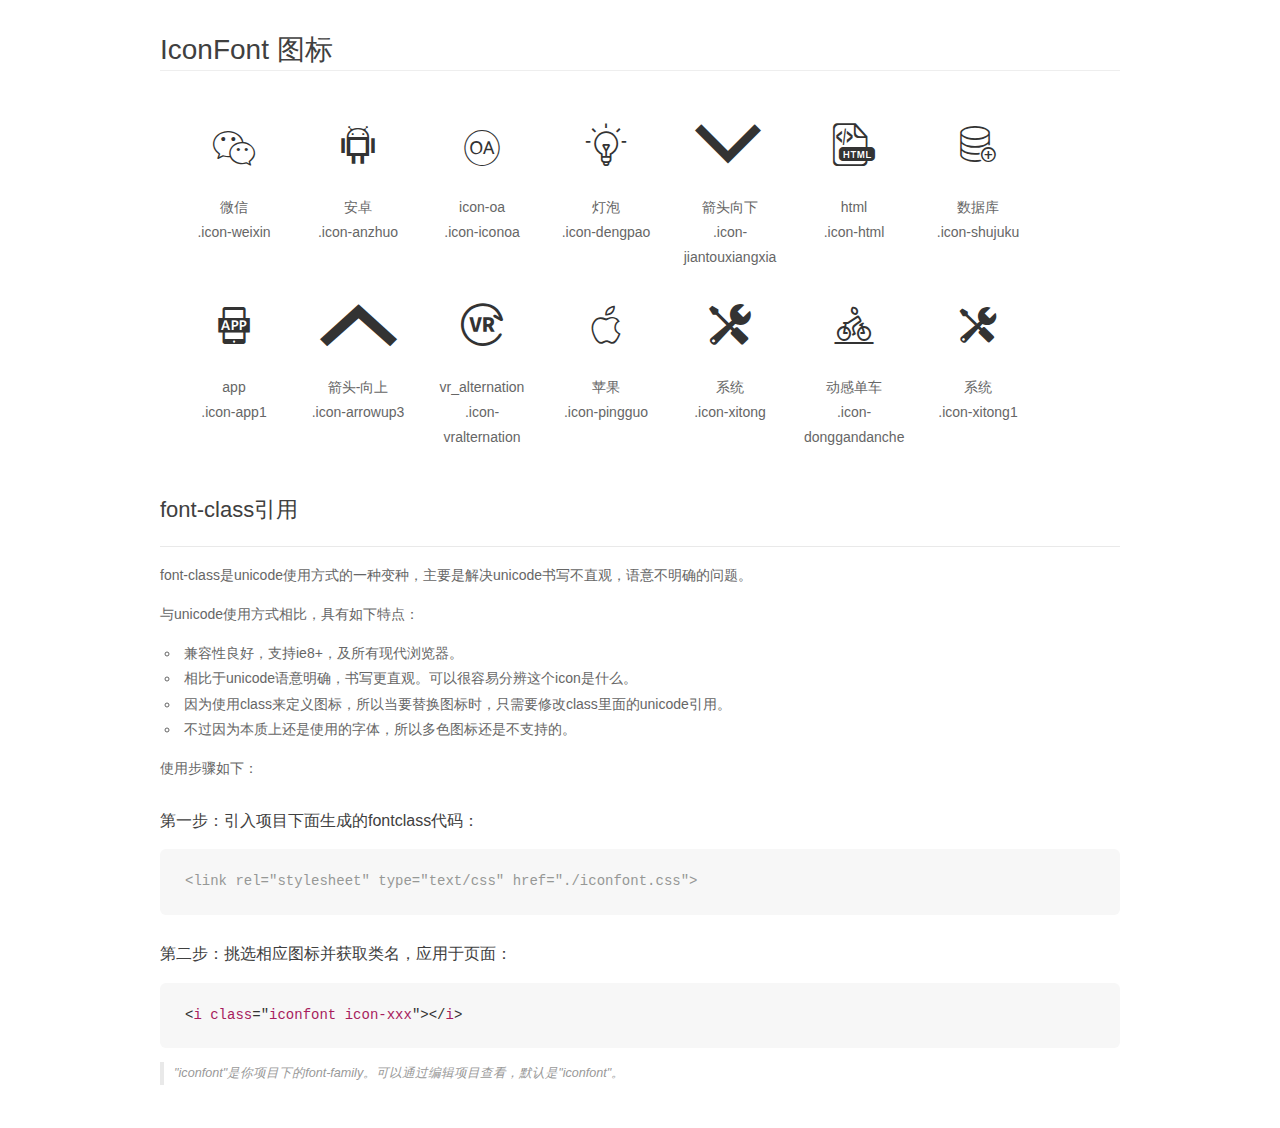
<file: font/demo_fontclass.html>
<!DOCTYPE html>
<html>
<head>
    <meta charset="utf-8"/>
    <title>IconFont</title>
    <link rel="stylesheet" href="demo.css">
    <link rel="stylesheet" href="iconfont.css">
</head>
<body>
    <div class="main markdown">
        <h1>IconFont 图标</h1>
        <ul class="icon_lists clear">
            
                <li>
                <i class="icon iconfont icon-weixin"></i>
                    <div class="name">微信</div>
                    <div class="fontclass">.icon-weixin</div>
                </li>
            
                <li>
                <i class="icon iconfont icon-anzhuo"></i>
                    <div class="name">安卓</div>
                    <div class="fontclass">.icon-anzhuo</div>
                </li>
            
                <li>
                <i class="icon iconfont icon-iconoa"></i>
                    <div class="name">icon-oa</div>
                    <div class="fontclass">.icon-iconoa</div>
                </li>
            
                <li>
                <i class="icon iconfont icon-dengpao"></i>
                    <div class="name">灯泡</div>
                    <div class="fontclass">.icon-dengpao</div>
                </li>
            
                <li>
                <i class="icon iconfont icon-jiantouxiangxia"></i>
                    <div class="name">箭头向下</div>
                    <div class="fontclass">.icon-jiantouxiangxia</div>
                </li>
            
                <li>
                <i class="icon iconfont icon-html"></i>
                    <div class="name">html</div>
                    <div class="fontclass">.icon-html</div>
                </li>
            
                <li>
                <i class="icon iconfont icon-shujuku"></i>
                    <div class="name">数据库</div>
                    <div class="fontclass">.icon-shujuku</div>
                </li>
            
                <li>
                <i class="icon iconfont icon-app1"></i>
                    <div class="name">app</div>
                    <div class="fontclass">.icon-app1</div>
                </li>
            
                <li>
                <i class="icon iconfont icon-arrowup3"></i>
                    <div class="name">箭头-向上</div>
                    <div class="fontclass">.icon-arrowup3</div>
                </li>
            
                <li>
                <i class="icon iconfont icon-vralternation"></i>
                    <div class="name">vr_alternation</div>
                    <div class="fontclass">.icon-vralternation</div>
                </li>
            
                <li>
                <i class="icon iconfont icon-pingguo"></i>
                    <div class="name">苹果</div>
                    <div class="fontclass">.icon-pingguo</div>
                </li>
            
                <li>
                <i class="icon iconfont icon-xitong"></i>
                    <div class="name">系统</div>
                    <div class="fontclass">.icon-xitong</div>
                </li>
            
                <li>
                <i class="icon iconfont icon-donggandanche"></i>
                    <div class="name">动感单车</div>
                    <div class="fontclass">.icon-donggandanche</div>
                </li>
            
                <li>
                <i class="icon iconfont icon-xitong1"></i>
                    <div class="name">系统</div>
                    <div class="fontclass">.icon-xitong1</div>
                </li>
            
        </ul>

        <h2 id="font-class-">font-class引用</h2>
        <hr>

        <p>font-class是unicode使用方式的一种变种，主要是解决unicode书写不直观，语意不明确的问题。</p>
        <p>与unicode使用方式相比，具有如下特点：</p>
        <ul>
        <li>兼容性良好，支持ie8+，及所有现代浏览器。</li>
        <li>相比于unicode语意明确，书写更直观。可以很容易分辨这个icon是什么。</li>
        <li>因为使用class来定义图标，所以当要替换图标时，只需要修改class里面的unicode引用。</li>
        <li>不过因为本质上还是使用的字体，所以多色图标还是不支持的。</li>
        </ul>
        <p>使用步骤如下：</p>
        <h3 id="-fontclass-">第一步：引入项目下面生成的fontclass代码：</h3>


        <pre><code class="lang-js hljs javascript"><span class="hljs-comment">&lt;link rel="stylesheet" type="text/css" href="./iconfont.css"&gt;</span></code></pre>
        <h3 id="-">第二步：挑选相应图标并获取类名，应用于页面：</h3>
        <pre><code class="lang-css hljs">&lt;<span class="hljs-selector-tag">i</span> <span class="hljs-selector-tag">class</span>="<span class="hljs-selector-tag">iconfont</span> <span class="hljs-selector-tag">icon-xxx</span>"&gt;&lt;/<span class="hljs-selector-tag">i</span>&gt;</code></pre>
        <blockquote>
        <p>"iconfont"是你项目下的font-family。可以通过编辑项目查看，默认是"iconfont"。</p>
        </blockquote>
    </div>
</body>
</html>
</file>
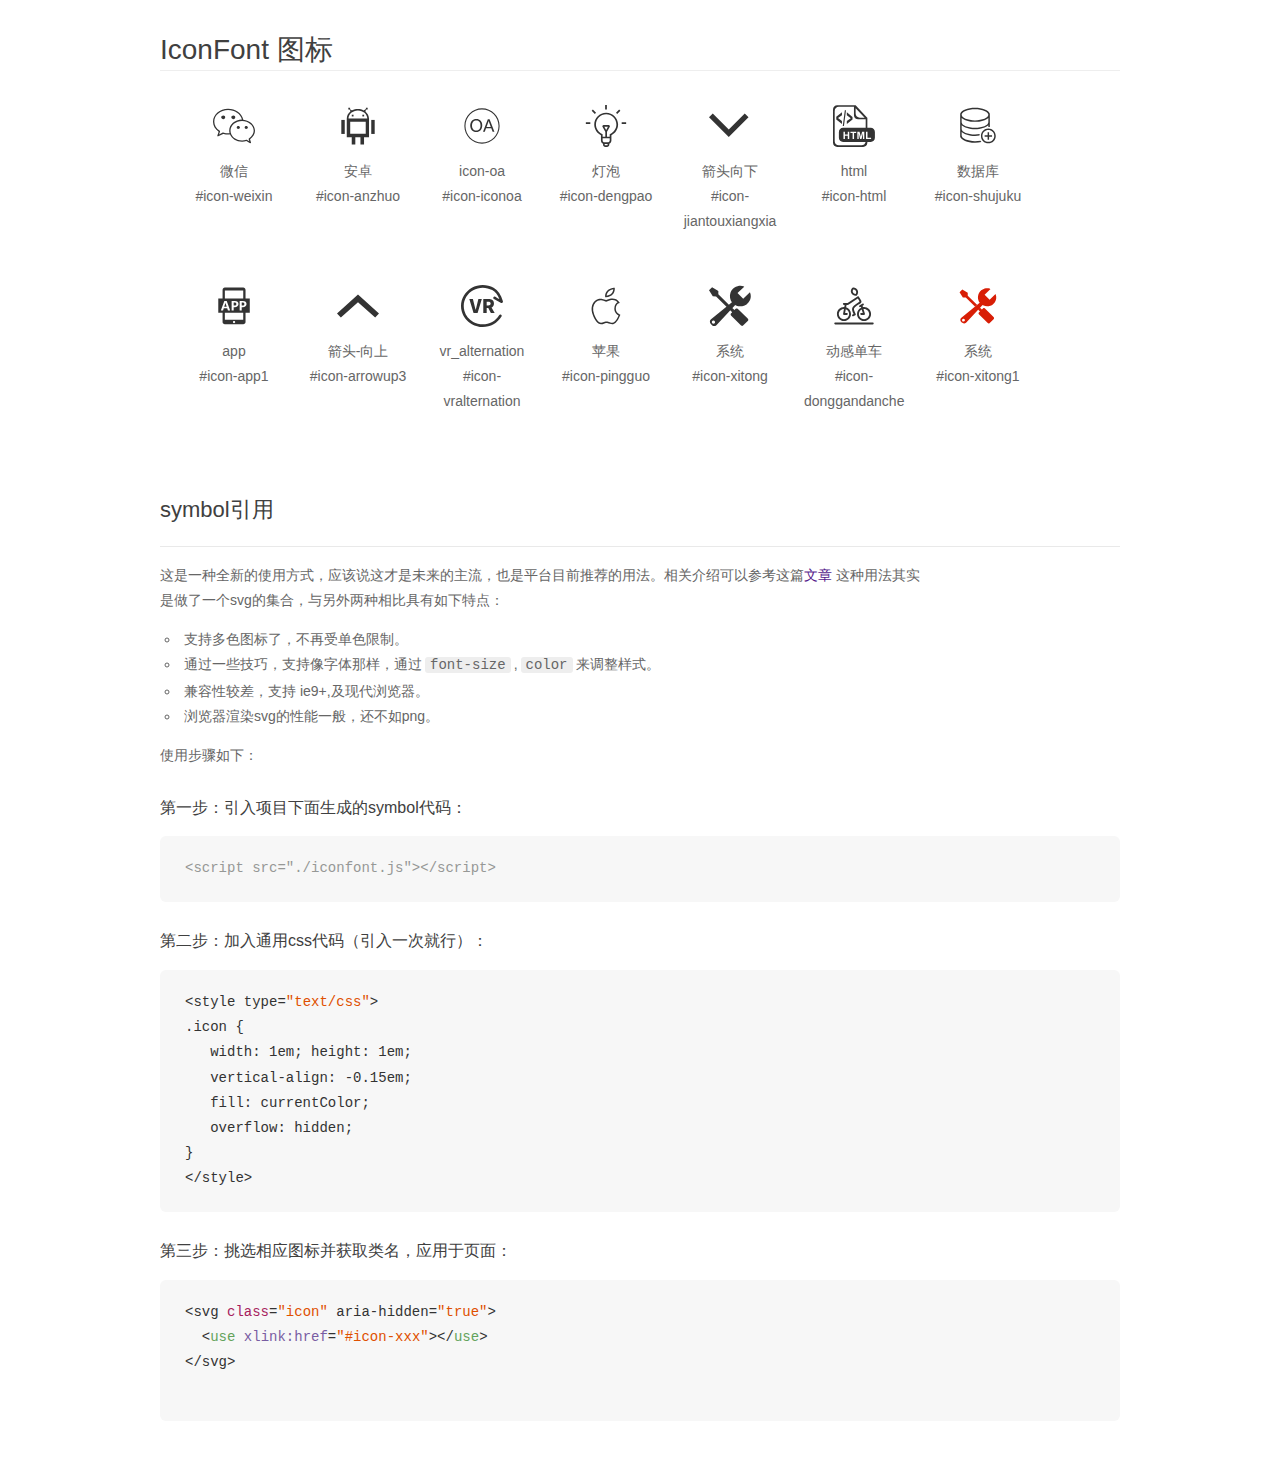
<file: font/demo_symbol.html>
<!DOCTYPE html>
<html>
<head>
    <meta charset="utf-8"/>
    <title>IconFont</title>
    <link rel="stylesheet" href="demo.css">
    <script src="iconfont.js"></script>

    <style type="text/css">
        .icon {
          /* 通过设置 font-size 来改变图标大小 */
          width: 1em; height: 1em;
          /* 图标和文字相邻时，垂直对齐 */
          vertical-align: -0.15em;
          /* 通过设置 color 来改变 SVG 的颜色/fill */
          fill: currentColor;
          /* path 和 stroke 溢出 viewBox 部分在 IE 下会显示
             normalize.css 中也包含这行 */
          overflow: hidden;
        }

    </style>
</head>
<body>
    <div class="main markdown">
        <h1>IconFont 图标</h1>
        <ul class="icon_lists clear">
            
                <li>
                    <svg class="icon" aria-hidden="true">
                        <use xlink:href="#icon-weixin"></use>
                    </svg>
                    <div class="name">微信</div>
                    <div class="fontclass">#icon-weixin</div>
                </li>
            
                <li>
                    <svg class="icon" aria-hidden="true">
                        <use xlink:href="#icon-anzhuo"></use>
                    </svg>
                    <div class="name">安卓</div>
                    <div class="fontclass">#icon-anzhuo</div>
                </li>
            
                <li>
                    <svg class="icon" aria-hidden="true">
                        <use xlink:href="#icon-iconoa"></use>
                    </svg>
                    <div class="name">icon-oa</div>
                    <div class="fontclass">#icon-iconoa</div>
                </li>
            
                <li>
                    <svg class="icon" aria-hidden="true">
                        <use xlink:href="#icon-dengpao"></use>
                    </svg>
                    <div class="name">灯泡</div>
                    <div class="fontclass">#icon-dengpao</div>
                </li>
            
                <li>
                    <svg class="icon" aria-hidden="true">
                        <use xlink:href="#icon-jiantouxiangxia"></use>
                    </svg>
                    <div class="name">箭头向下</div>
                    <div class="fontclass">#icon-jiantouxiangxia</div>
                </li>
            
                <li>
                    <svg class="icon" aria-hidden="true">
                        <use xlink:href="#icon-html"></use>
                    </svg>
                    <div class="name">html</div>
                    <div class="fontclass">#icon-html</div>
                </li>
            
                <li>
                    <svg class="icon" aria-hidden="true">
                        <use xlink:href="#icon-shujuku"></use>
                    </svg>
                    <div class="name">数据库</div>
                    <div class="fontclass">#icon-shujuku</div>
                </li>
            
                <li>
                    <svg class="icon" aria-hidden="true">
                        <use xlink:href="#icon-app1"></use>
                    </svg>
                    <div class="name">app</div>
                    <div class="fontclass">#icon-app1</div>
                </li>
            
                <li>
                    <svg class="icon" aria-hidden="true">
                        <use xlink:href="#icon-arrowup3"></use>
                    </svg>
                    <div class="name">箭头-向上</div>
                    <div class="fontclass">#icon-arrowup3</div>
                </li>
            
                <li>
                    <svg class="icon" aria-hidden="true">
                        <use xlink:href="#icon-vralternation"></use>
                    </svg>
                    <div class="name">vr_alternation</div>
                    <div class="fontclass">#icon-vralternation</div>
                </li>
            
                <li>
                    <svg class="icon" aria-hidden="true">
                        <use xlink:href="#icon-pingguo"></use>
                    </svg>
                    <div class="name">苹果</div>
                    <div class="fontclass">#icon-pingguo</div>
                </li>
            
                <li>
                    <svg class="icon" aria-hidden="true">
                        <use xlink:href="#icon-xitong"></use>
                    </svg>
                    <div class="name">系统</div>
                    <div class="fontclass">#icon-xitong</div>
                </li>
            
                <li>
                    <svg class="icon" aria-hidden="true">
                        <use xlink:href="#icon-donggandanche"></use>
                    </svg>
                    <div class="name">动感单车</div>
                    <div class="fontclass">#icon-donggandanche</div>
                </li>
            
                <li>
                    <svg class="icon" aria-hidden="true">
                        <use xlink:href="#icon-xitong1"></use>
                    </svg>
                    <div class="name">系统</div>
                    <div class="fontclass">#icon-xitong1</div>
                </li>
            
        </ul>


        <h2 id="symbol-">symbol引用</h2>
        <hr>

        <p>这是一种全新的使用方式，应该说这才是未来的主流，也是平台目前推荐的用法。相关介绍可以参考这篇<a href="">文章</a>
        这种用法其实是做了一个svg的集合，与另外两种相比具有如下特点：</p>
        <ul>
          <li>支持多色图标了，不再受单色限制。</li>
          <li>通过一些技巧，支持像字体那样，通过<code>font-size</code>,<code>color</code>来调整样式。</li>
          <li>兼容性较差，支持 ie9+,及现代浏览器。</li>
          <li>浏览器渲染svg的性能一般，还不如png。</li>
        </ul>
        <p>使用步骤如下：</p>
        <h3 id="-symbol-">第一步：引入项目下面生成的symbol代码：</h3>
        <pre><code class="lang-js hljs javascript"><span class="hljs-comment">&lt;script src="./iconfont.js"&gt;&lt;/script&gt;</span></code></pre>
        <h3 id="-css-">第二步：加入通用css代码（引入一次就行）：</h3>
        <pre><code class="lang-js hljs javascript">&lt;style type=<span class="hljs-string">"text/css"</span>&gt;
.icon {
   width: <span class="hljs-number">1</span>em; height: <span class="hljs-number">1</span>em;
   vertical-align: <span class="hljs-number">-0.15</span>em;
   fill: currentColor;
   overflow: hidden;
}
&lt;<span class="hljs-regexp">/style&gt;</span></code></pre>
        <h3 id="-">第三步：挑选相应图标并获取类名，应用于页面：</h3>
        <pre><code class="lang-js hljs javascript">&lt;svg <span class="hljs-class"><span class="hljs-keyword">class</span></span>=<span class="hljs-string">"icon"</span> aria-hidden=<span class="hljs-string">"true"</span>&gt;<span class="xml"><span class="hljs-tag">
  &lt;<span class="hljs-name">use</span> <span class="hljs-attr">xlink:href</span>=<span class="hljs-string">"#icon-xxx"</span>&gt;</span><span class="hljs-tag">&lt;/<span class="hljs-name">use</span>&gt;</span>
</span>&lt;<span class="hljs-regexp">/svg&gt;
        </span></code></pre>
    </div>
</body>
</html>
</file>
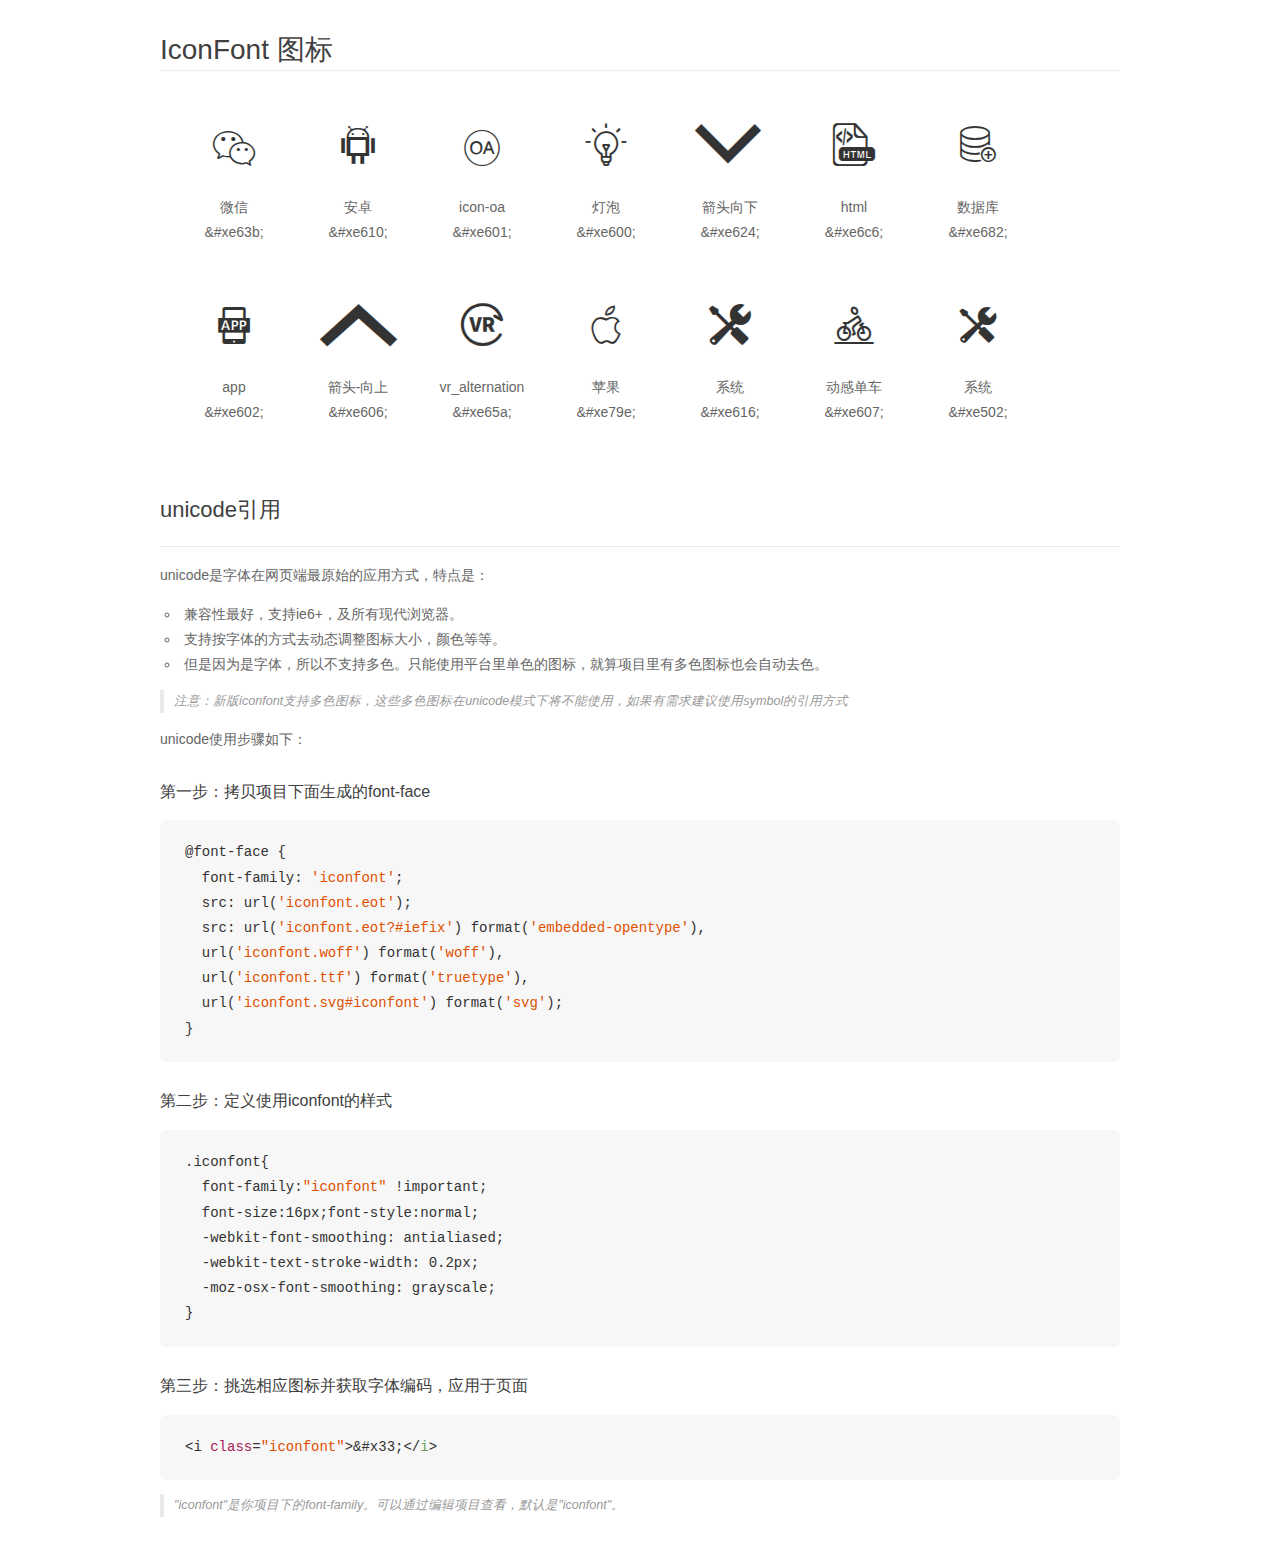
<file: font/demo_unicode.html>
<!DOCTYPE html>
<html>
<head>
    <meta charset="utf-8"/>
    <title>IconFont</title>
    <link rel="stylesheet" href="demo.css">

    <style type="text/css">

        @font-face {font-family: "iconfont";
          src: url('iconfont.eot'); /* IE9*/
          src: url('iconfont.eot#iefix') format('embedded-opentype'), /* IE6-IE8 */
          url('iconfont.woff') format('woff'), /* chrome, firefox */
          url('iconfont.ttf') format('truetype'), /* chrome, firefox, opera, Safari, Android, iOS 4.2+*/
          url('iconfont.svg#iconfont') format('svg'); /* iOS 4.1- */
        }

        .iconfont {
          font-family:"iconfont" !important;
          font-size:16px;
          font-style:normal;
          -webkit-font-smoothing: antialiased;
          -webkit-text-stroke-width: 0.2px;
          -moz-osx-font-smoothing: grayscale;
        }

    </style>
</head>
<body>
    <div class="main markdown">
        <h1>IconFont 图标</h1>
        <ul class="icon_lists clear">
            
                <li>
                <i class="icon iconfont">&#xe63b;</i>
                    <div class="name">微信</div>
                    <div class="code">&amp;#xe63b;</div>
                </li>
            
                <li>
                <i class="icon iconfont">&#xe610;</i>
                    <div class="name">安卓</div>
                    <div class="code">&amp;#xe610;</div>
                </li>
            
                <li>
                <i class="icon iconfont">&#xe601;</i>
                    <div class="name">icon-oa</div>
                    <div class="code">&amp;#xe601;</div>
                </li>
            
                <li>
                <i class="icon iconfont">&#xe600;</i>
                    <div class="name">灯泡</div>
                    <div class="code">&amp;#xe600;</div>
                </li>
            
                <li>
                <i class="icon iconfont">&#xe624;</i>
                    <div class="name">箭头向下</div>
                    <div class="code">&amp;#xe624;</div>
                </li>
            
                <li>
                <i class="icon iconfont">&#xe6c6;</i>
                    <div class="name">html</div>
                    <div class="code">&amp;#xe6c6;</div>
                </li>
            
                <li>
                <i class="icon iconfont">&#xe682;</i>
                    <div class="name">数据库</div>
                    <div class="code">&amp;#xe682;</div>
                </li>
            
                <li>
                <i class="icon iconfont">&#xe602;</i>
                    <div class="name">app</div>
                    <div class="code">&amp;#xe602;</div>
                </li>
            
                <li>
                <i class="icon iconfont">&#xe606;</i>
                    <div class="name">箭头-向上</div>
                    <div class="code">&amp;#xe606;</div>
                </li>
            
                <li>
                <i class="icon iconfont">&#xe65a;</i>
                    <div class="name">vr_alternation</div>
                    <div class="code">&amp;#xe65a;</div>
                </li>
            
                <li>
                <i class="icon iconfont">&#xe79e;</i>
                    <div class="name">苹果</div>
                    <div class="code">&amp;#xe79e;</div>
                </li>
            
                <li>
                <i class="icon iconfont">&#xe616;</i>
                    <div class="name">系统</div>
                    <div class="code">&amp;#xe616;</div>
                </li>
            
                <li>
                <i class="icon iconfont">&#xe607;</i>
                    <div class="name">动感单车</div>
                    <div class="code">&amp;#xe607;</div>
                </li>
            
                <li>
                <i class="icon iconfont">&#xe502;</i>
                    <div class="name">系统</div>
                    <div class="code">&amp;#xe502;</div>
                </li>
            
        </ul>
        <h2 id="unicode-">unicode引用</h2>
        <hr>

        <p>unicode是字体在网页端最原始的应用方式，特点是：</p>
        <ul>
        <li>兼容性最好，支持ie6+，及所有现代浏览器。</li>
        <li>支持按字体的方式去动态调整图标大小，颜色等等。</li>
        <li>但是因为是字体，所以不支持多色。只能使用平台里单色的图标，就算项目里有多色图标也会自动去色。</li>
        </ul>
        <blockquote>
        <p>注意：新版iconfont支持多色图标，这些多色图标在unicode模式下将不能使用，如果有需求建议使用symbol的引用方式</p>
        </blockquote>
        <p>unicode使用步骤如下：</p>
        <h3 id="-font-face">第一步：拷贝项目下面生成的font-face</h3>
        <pre><code class="lang-js hljs javascript">@font-face {
  font-family: <span class="hljs-string">'iconfont'</span>;
  src: url(<span class="hljs-string">'iconfont.eot'</span>);
  src: url(<span class="hljs-string">'iconfont.eot?#iefix'</span>) format(<span class="hljs-string">'embedded-opentype'</span>),
  url(<span class="hljs-string">'iconfont.woff'</span>) format(<span class="hljs-string">'woff'</span>),
  url(<span class="hljs-string">'iconfont.ttf'</span>) format(<span class="hljs-string">'truetype'</span>),
  url(<span class="hljs-string">'iconfont.svg#iconfont'</span>) format(<span class="hljs-string">'svg'</span>);
}
</code></pre>
        <h3 id="-iconfont-">第二步：定义使用iconfont的样式</h3>
        <pre><code class="lang-js hljs javascript">.iconfont{
  font-family:<span class="hljs-string">"iconfont"</span> !important;
  font-size:<span class="hljs-number">16</span>px;font-style:normal;
  -webkit-font-smoothing: antialiased;
  -webkit-text-stroke-width: <span class="hljs-number">0.2</span>px;
  -moz-osx-font-smoothing: grayscale;
}
</code></pre>
        <h3 id="-">第三步：挑选相应图标并获取字体编码，应用于页面</h3>
        <pre><code class="lang-js hljs javascript">&lt;i <span class="hljs-class"><span class="hljs-keyword">class</span></span>=<span class="hljs-string">"iconfont"</span>&gt;&amp;#x33;<span class="xml"><span class="hljs-tag">&lt;/<span class="hljs-name">i</span>&gt;</span></span></code></pre>

        <blockquote>
        <p>"iconfont"是你项目下的font-family。可以通过编辑项目查看，默认是"iconfont"。</p>
        </blockquote>
    </div>


</body>
</html>
</file>
<file: font/iconfont.css>
@font-face {font-family: "iconfont";
  src: url('iconfont.eot?t=1494854008212'); /* IE9*/
  src: url('iconfont.eot?t=1494854008212#iefix') format('embedded-opentype'), /* IE6-IE8 */
  url('iconfont.woff?t=1494854008212') format('woff'), /* chrome, firefox */
  url('iconfont.ttf?t=1494854008212') format('truetype'), /* chrome, firefox, opera, Safari, Android, iOS 4.2+*/
  url('iconfont.svg?t=1494854008212#iconfont') format('svg'); /* iOS 4.1- */
}

.iconfont {
  font-family:"iconfont" !important;
  font-size:16px;
  font-style:normal;
  -webkit-font-smoothing: antialiased;
  -moz-osx-font-smoothing: grayscale;
}

.icon-weixin:before { content: "\e63b"; }

.icon-anzhuo:before { content: "\e610"; }

.icon-iconoa:before { content: "\e601"; }

.icon-dengpao:before { content: "\e600"; }

.icon-jiantouxiangxia:before { content: "\e624"; }

.icon-html:before { content: "\e6c6"; }

.icon-shujuku:before { content: "\e682"; }

.icon-app1:before { content: "\e602"; }

.icon-arrowup3:before { content: "\e606"; }

.icon-vralternation:before { content: "\e65a"; }

.icon-pingguo:before { content: "\e79e"; }

.icon-xitong:before { content: "\e616"; }

.icon-donggandanche:before { content: "\e607"; }

.icon-xitong1:before { content: "\e502"; }
</file>
<file: font/demo.css>
*{margin: 0;padding: 0;list-style: none;}
/*
KISSY CSS Reset
理念：1. reset 的目的不是清除浏览器的默认样式，这仅是部分工作。清除和重置是紧密不可分的。
2. reset 的目的不是让默认样式在所有浏览器下一致，而是减少默认样式有可能带来的问题。
3. reset 期望提供一套普适通用的基础样式。但没有银弹，推荐根据具体需求，裁剪和修改后再使用。
特色：1. 适应中文；2. 基于最新主流浏览器。
维护：玉伯<lifesinger@gmail.com>, 正淳<ragecarrier@gmail.com>
 */

/** 清除内外边距 **/
body, h1, h2, h3, h4, h5, h6, hr, p, blockquote, /* structural elements 结构元素 */
dl, dt, dd, ul, ol, li, /* list elements 列表元素 */
pre, /* text formatting elements 文本格式元素 */
form, fieldset, legend, button, input, textarea, /* form elements 表单元素 */
th, td /* table elements 表格元素 */ {
  margin: 0;
  padding: 0;
}

/** 设置默认字体 **/
body,
button, input, select, textarea /* for ie */ {
  font: 12px/1.5 tahoma, arial, \5b8b\4f53, sans-serif;
}
h1, h2, h3, h4, h5, h6 { font-size: 100%; }
address, cite, dfn, em, var { font-style: normal; } /* 将斜体扶正 */
code, kbd, pre, samp { font-family: courier new, courier, monospace; } /* 统一等宽字体 */
small { font-size: 12px; } /* 小于 12px 的中文很难阅读，让 small 正常化 */

/** 重置列表元素 **/
ul, ol { list-style: none; }

/** 重置文本格式元素 **/
a { text-decoration: none; }
a:hover { text-decoration: underline; }


/** 重置表单元素 **/
legend { color: #000; } /* for ie6 */
fieldset, img { border: 0; } /* img 搭车：让链接里的 img 无边框 */
button, input, select, textarea { font-size: 100%; } /* 使得表单元素在 ie 下能继承字体大小 */
/* 注：optgroup 无法扶正 */

/** 重置表格元素 **/
table { border-collapse: collapse; border-spacing: 0; }

/* 清除浮动 */
.ks-clear:after, .clear:after {
  content: '\20';
  display: block;
  height: 0;
  clear: both;
}
.ks-clear, .clear {
  *zoom: 1;
}

.main {
  padding: 30px 100px;
width: 960px;
margin: 0 auto;
}
.main h1{font-size:36px; color:#333; text-align:left;margin-bottom:30px; border-bottom: 1px solid #eee;}

.helps{margin-top:40px;}
.helps pre{
  padding:20px;
  margin:10px 0;
  border:solid 1px #e7e1cd;
  background-color: #fffdef;
  overflow: auto;
}

.icon_lists{
  width: 100% !important;

}

.icon_lists li{
  float:left;
  width: 100px;
  height:180px;
  text-align: center;
  list-style: none !important;
}
.icon_lists .icon{
  font-size: 42px;
  line-height: 100px;
  margin: 10px 0;
  color:#333;
  -webkit-transition: font-size 0.25s ease-out 0s;
  -moz-transition: font-size 0.25s ease-out 0s;
  transition: font-size 0.25s ease-out 0s;

}
.icon_lists .icon:hover{
  font-size: 100px;
}



.markdown {
  color: #666;
  font-size: 14px;
  line-height: 1.8;
}

.highlight {
  line-height: 1.5;
}

.markdown img {
  vertical-align: middle;
  max-width: 100%;
}

.markdown h1 {
  color: #404040;
  font-weight: 500;
  line-height: 40px;
  margin-bottom: 24px;
}

.markdown h2,
.markdown h3,
.markdown h4,
.markdown h5,
.markdown h6 {
  color: #404040;
  margin: 1.6em 0 0.6em 0;
  font-weight: 500;
  clear: both;
}

.markdown h1 {
  font-size: 28px;
}

.markdown h2 {
  font-size: 22px;
}

.markdown h3 {
  font-size: 16px;
}

.markdown h4 {
  font-size: 14px;
}

.markdown h5 {
  font-size: 12px;
}

.markdown h6 {
  font-size: 12px;
}

.markdown hr {
  height: 1px;
  border: 0;
  background: #e9e9e9;
  margin: 16px 0;
  clear: both;
}

.markdown p,
.markdown pre {
  margin: 1em 0;
}

.markdown > p,
.markdown > blockquote,
.markdown > .highlight,
.markdown > ol,
.markdown > ul {
  width: 80%;
}

.markdown ul > li {
  list-style: circle;
}

.markdown > ul li,
.markdown blockquote ul > li {
  margin-left: 20px;
  padding-left: 4px;
}

.markdown > ul li p,
.markdown > ol li p {
  margin: 0.6em 0;
}

.markdown ol > li {
  list-style: decimal;
}

.markdown > ol li,
.markdown blockquote ol > li {
  margin-left: 20px;
  padding-left: 4px;
}

.markdown code {
  margin: 0 3px;
  padding: 0 5px;
  background: #eee;
  border-radius: 3px;
}

.markdown pre {
  border-radius: 6px;
  background: #f7f7f7;
  padding: 20px;
}

.markdown pre code {
  border: none;
  background: #f7f7f7;
  margin: 0;
}

.markdown strong,
.markdown b {
  font-weight: 600;
}

.markdown > table {
  border-collapse: collapse;
  border-spacing: 0px;
  empty-cells: show;
  border: 1px solid #e9e9e9;
  width: 95%;
  margin-bottom: 24px;
}

.markdown > table th {
  white-space: nowrap;
  color: #333;
  font-weight: 600;

}

.markdown > table th,
.markdown > table td {
  border: 1px solid #e9e9e9;
  padding: 8px 16px;
  text-align: left;
}

.markdown > table th {
  background: #F7F7F7;
}

.markdown blockquote {
  font-size: 90%;
  color: #999;
  border-left: 4px solid #e9e9e9;
  padding-left: 0.8em;
  margin: 1em 0;
  font-style: italic;
}

.markdown blockquote p {
  margin: 0;
}

.markdown .anchor {
  opacity: 0;
  transition: opacity 0.3s ease;
  margin-left: 8px;
}

.markdown .waiting {
  color: #ccc;
}

.markdown h1:hover .anchor,
.markdown h2:hover .anchor,
.markdown h3:hover .anchor,
.markdown h4:hover .anchor,
.markdown h5:hover .anchor,
.markdown h6:hover .anchor {
  opacity: 1;
  display: inline-block;
}

.markdown > br,
.markdown > p > br {
  clear: both;
}


.hljs {
  display: block;
  background: white;
  padding: 0.5em;
  color: #333333;
  overflow-x: auto;
}

.hljs-comment,
.hljs-meta {
  color: #969896;
}

.hljs-string,
.hljs-variable,
.hljs-template-variable,
.hljs-strong,
.hljs-emphasis,
.hljs-quote {
  color: #df5000;
}

.hljs-keyword,
.hljs-selector-tag,
.hljs-type {
  color: #a71d5d;
}

.hljs-literal,
.hljs-symbol,
.hljs-bullet,
.hljs-attribute {
  color: #0086b3;
}

.hljs-section,
.hljs-name {
  color: #63a35c;
}

.hljs-tag {
  color: #333333;
}

.hljs-title,
.hljs-attr,
.hljs-selector-id,
.hljs-selector-class,
.hljs-selector-attr,
.hljs-selector-pseudo {
  color: #795da3;
}

.hljs-addition {
  color: #55a532;
  background-color: #eaffea;
}

.hljs-deletion {
  color: #bd2c00;
  background-color: #ffecec;
}

.hljs-link {
  text-decoration: underline;
}

pre{
  background: #fff;
}
</file>
